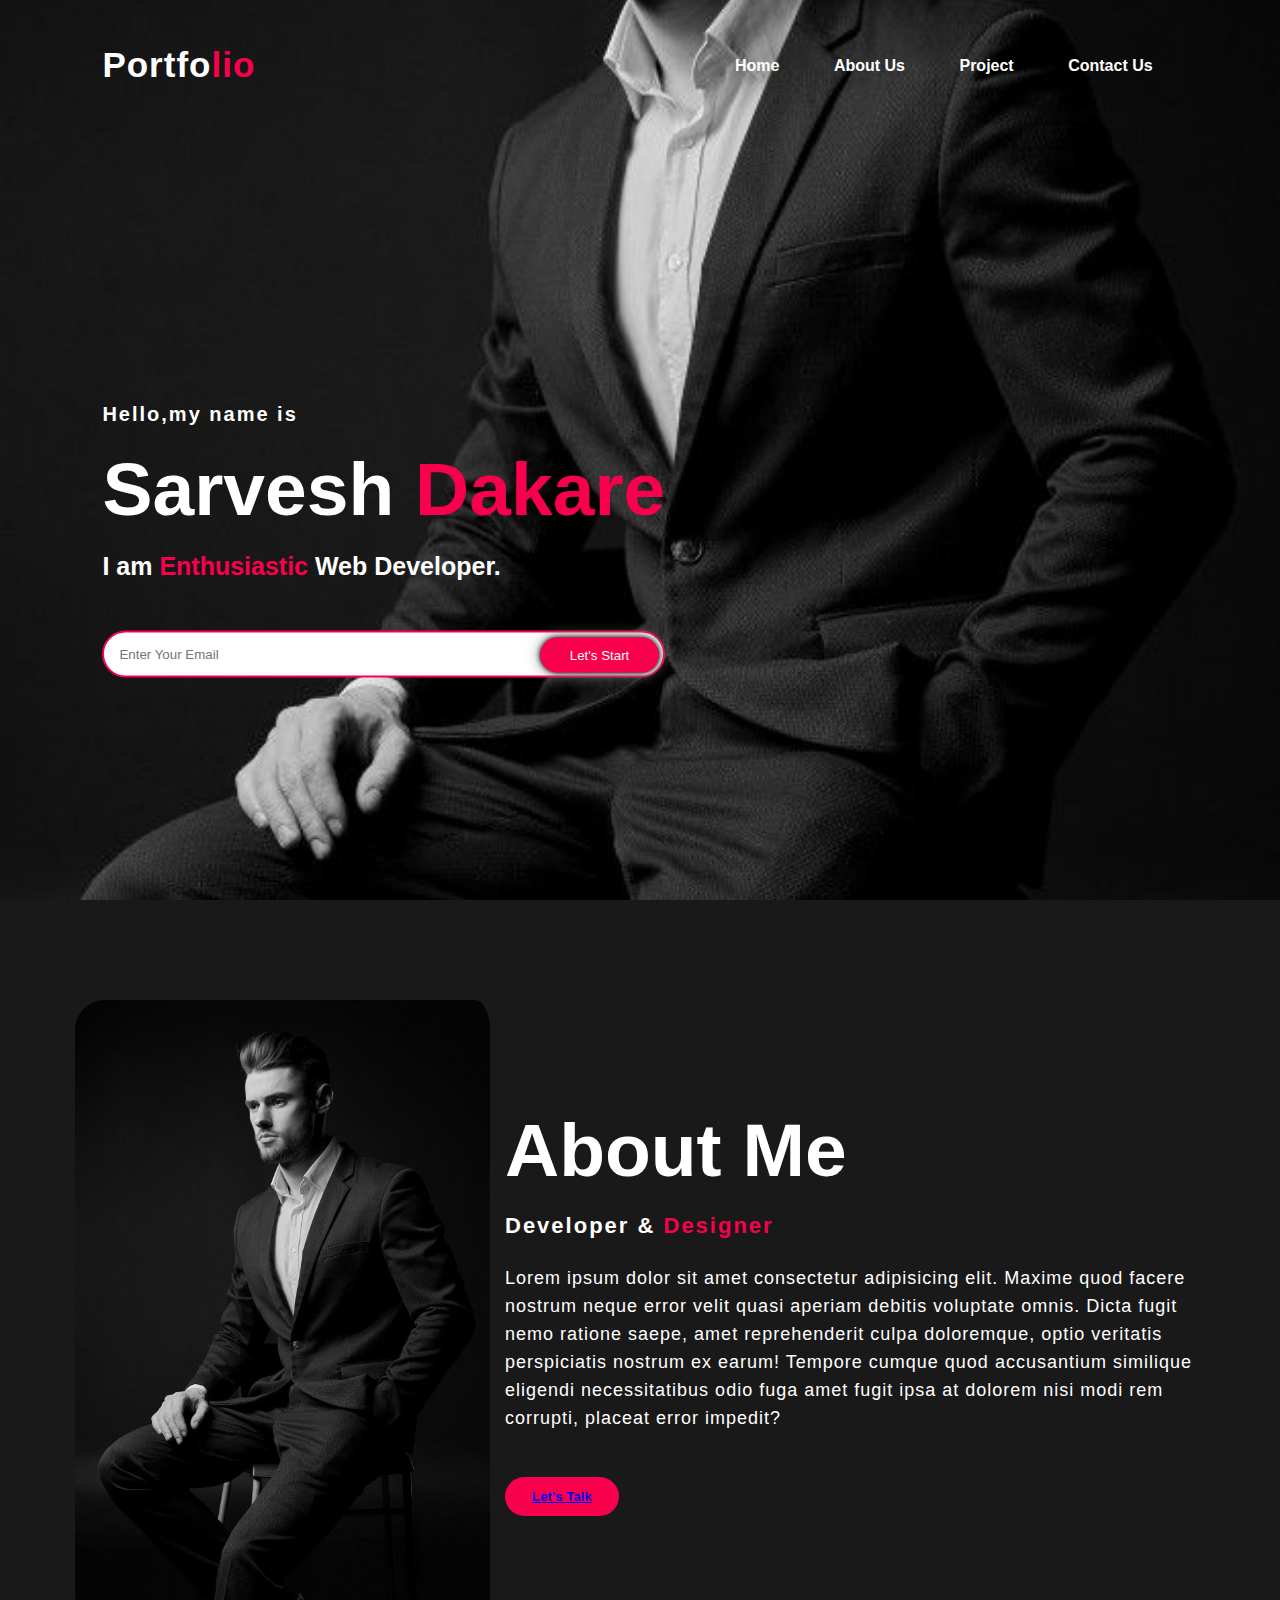
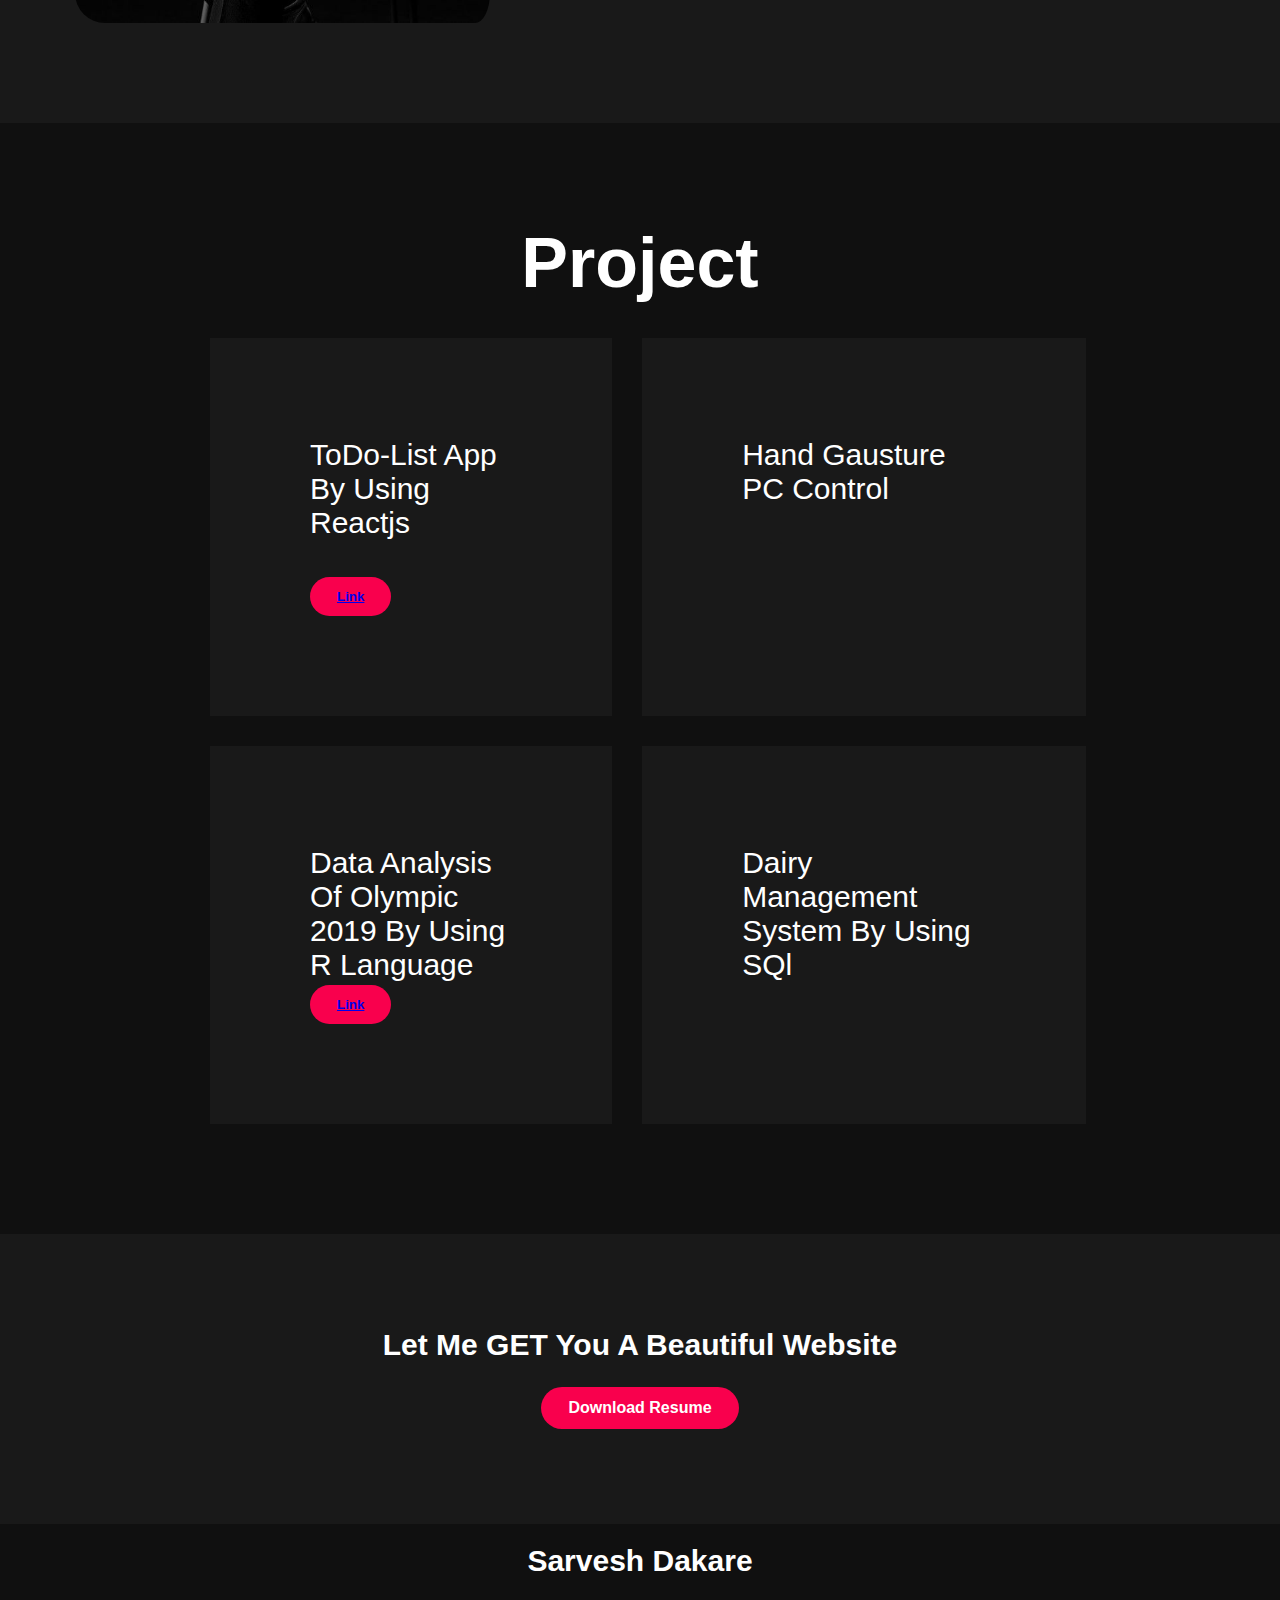
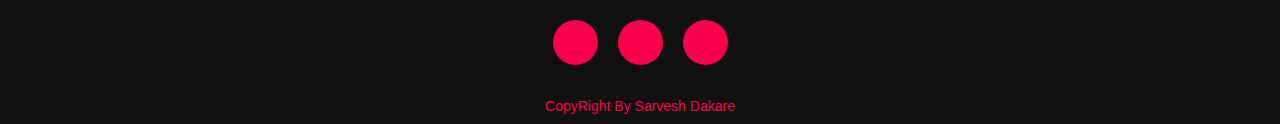
<file: index.html>
<!DOCTYPE html>
<html lang="en">

<head>
    <meta charset="UTF-8">
    <meta http-equiv="X-UA-Compatible" content="IE=edge">
    <meta name="viewport" content="width=device-width, initial-scale=1.0">
    <title>MY_Portfolio</title>
    <link rel="stylesheet" href="style.css">

    <link rel="stylesheet" href="https://cdnjs.cloudflare.com/ajax/libs/font-awesome/6.2.0/css/all.min.css"
        integrity="sha512-xh6O/CkQoPOWDdYTDqeRdPCVd1SpvCA9XXcUnZS2FmJNp1coAFzvtCN9BmamE+4aHK8yyUHUSCcJHgXloTyT2A=="
        crossorigin="anonymous" referrerpolicy="no-referrer" />

    <script src="https://cdn.jsdelivr.net/npm/@popperjs/core@2.11.6/dist/umd/popper.min.js"
        integrity="sha384-oBqDVmMz9ATKxIep9tiCxS/Z9fNfEXiDAYTujMAeBAsjFuCZSmKbSSUnQlmh/jp3"
        crossorigin="anonymous"></script>
    <script src="https://cdn.jsdelivr.net/npm/bootstrap@5.2.2/dist/js/bootstrap.min.js"
        integrity="sha384-IDwe1+LCz02ROU9k972gdyvl+AESN10+x7tBKgc9I5HFtuNz0wWnPclzo6p9vxnk"
        crossorigin="anonymous"></script>
</head>

<body>

    <div class="hero" id="home">
        <nav>
            <h2 class="logo">Portfo<span>lio</span></h2>
            <ul>
                <li class="link"><a href="#home">Home</a></li>
                <li class="link"><a href="#aboutus">About Us</a></li>
                <li class="link"><a href="#myproject">Project</a></li>
                <li class="link"><a href="#contactme">Contact Us</a></li>
            </ul>
            <label id="icon">
                <i class="fas fa-bars"></i>
            </label>
            <!-- <a href="#" class="btn">Download Resume</a> -->
        </nav>
    </div>
    <div class="content">
        <h4>Hello,my name is</h4>
        <h1>Sarvesh <span>Dakare</span></h1>
        <h3>I am <span>Enthusiastic</span> Web Developer.</h3>
        <div class="newslatter">
            <form>
                <input type="email" name="email" id="mail" placeholder="Enter Your Email">
                <input type="submit" name="submit" value="Let's Start">
            </form>
        </div>
    </div>
    <section class="about" id="aboutus">
        <div class="main">
            <img src="./images/men.jpg" alt="" srcset="">
            <div class="about-text">
                <h2>About Me</h2>
                <h5>Developer & <span>Designer</span> </h5>
                <p>Lorem ipsum dolor sit amet consectetur adipisicing elit. Maxime quod
                    facere nostrum neque error velit quasi aperiam debitis voluptate omnis.
                    Dicta fugit nemo ratione saepe, amet reprehenderit culpa doloremque,
                    optio veritatis perspiciatis nostrum ex earum! Tempore cumque quod
                    accusantium similique eligendi necessitatibus odio fuga amet
                    fugit ipsa at dolorem nisi modi rem corrupti, placeat error impedit?</p>
                <button class="btn1"><a href="form.html">Let's Talk</a> </button>
            </div>

        </div>


        

    </section>
    <!-- project   -->
    <section class="project" id="myproject">
        <h2>Project</h2>
        <div class="grid-container">
            <div class="grid-item">
                ToDo-List App <br>
                By Using Reactjs <br> <br>
                             
            <button class="btn2"><a href="https://xnij9k.csb.app/" target="_blank" rel="noopener noreferrer">Link</a></button>   
            </div>
            <div class="grid-item">
Hand Gausture PC Control

            </div>
            <div class="grid-item">
                Data Analysis Of Olympic 2019 By Using R Language
                <button class="btn2"><a href="https://drive.google.com/drive/folders/1kim-38Eg_HzKHjWm9lY4S3lmKyDd1UTz?usp=sharing" target="_blank" rel="noopener noreferrer">Link</a></button>   
            </div>
            <div class="grid-item">
Dairy Management System By Using SQl

            </div>
        </div>

    </section>

    <!-- last footer -->

    <section id="contactme">






        <div class="contact-me">
            <p>Let Me GET You A Beautiful Website</p>
            <a class="button-two" href="https://drive.google.com/drive/folders/1cFQCe5bZFG0pHWB1qFNW1spq9wcqzkEy?usp=sharing" target="_blank" rel="noopener noreferrer">Download Resume</a>
        </div>





        <footer>
            <p>Sarvesh Dakare</p>

            <div class="social">
                <a href="https://www.linkedin.com/in/sarvesh-dakare-52a353225/" target="_blank" rel="noopener noreferrer"><i class="fa-brands fa-linkedin"></i></a>
                <a href="https://www.instagram.com/sarveshdakare/" target="_blank" rel="noopener noreferrer"><i class="fa-brands fa-instagram"></i></a>
                <a href="https://www.facebook.com/sarvesh.dakare/" target="_blank" rel="noopener noreferrer"><i class="fa-brands fa-facebook"></i></a>
            </div>
            <p class="end">CopyRight By Sarvesh Dakare</p>
        </footer>



    </section>


</body>

</html>
</file>
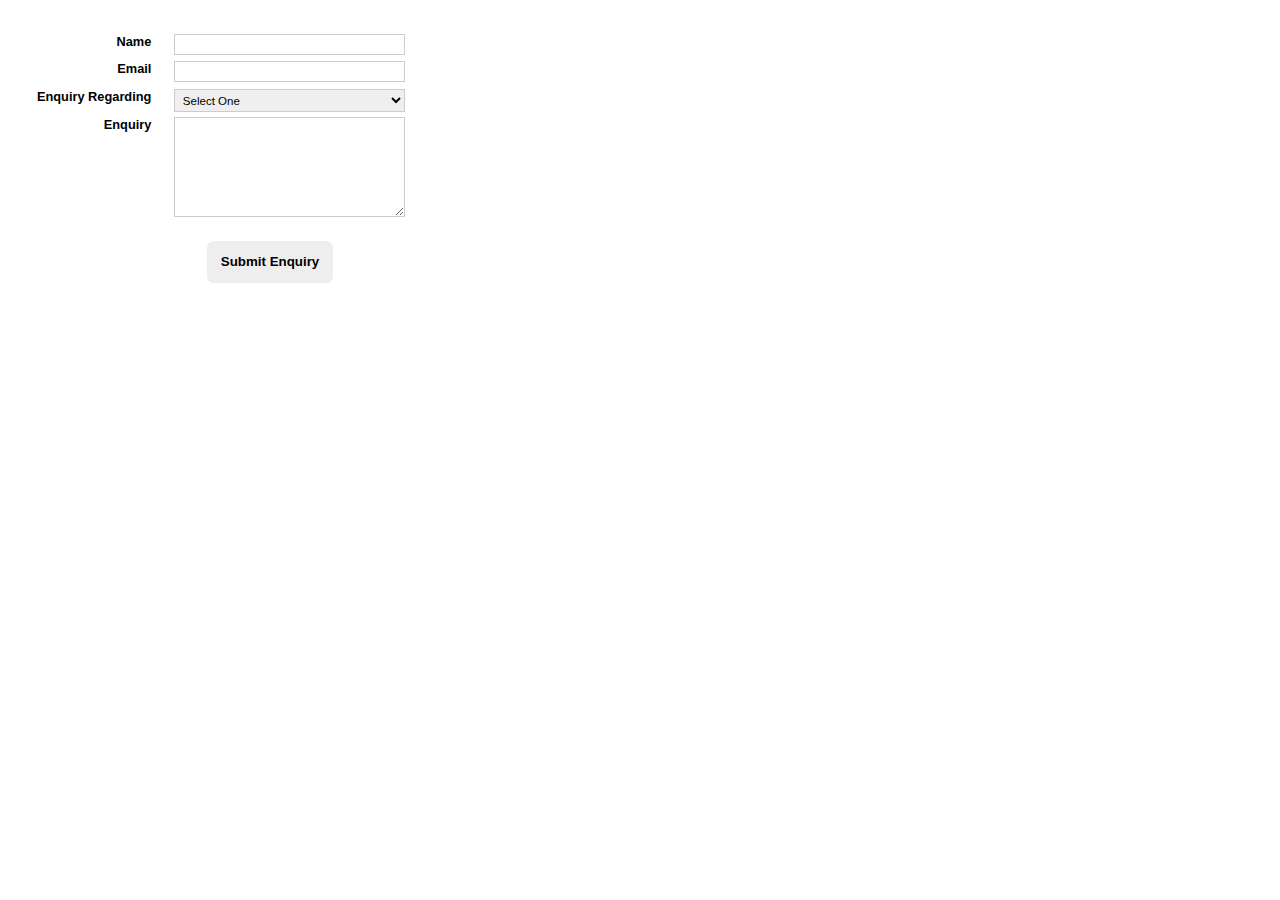
<file: form.html>
<!DOCTYPE html>
<html lang="en">
<head>
<meta charset="utf-8">
<meta name="viewport" content="width=device-width, initial-scale=1">
<meta http-equiv="x-ua-compatible" content="ie=edge">
<title>My Example</title>

<!-- CSS -->
<style>
.myForm {
font-family: "Lucida Sans Unicode", "Lucida Grande", sans-serif;
font-size: 0.8em;
width: 30em;
padding: 1em;
}

.myForm * {
box-sizing: border-box;
}

.myForm label {
padding: 0;
font-weight: bold;
text-align: right;
display: block;
}

.myForm input,
.myForm select,
.myForm textarea {
margin-left: 2em;
float: right;
width: 20em;
border: 1px solid #ccc;
font-family: "Lucida Sans Unicode", "Lucida Grande", sans-serif;
font-size: 0.9em;
padding: 0.3em;
}

.myForm textarea {
height: 100px;
}

.myForm button {
padding: 1em;
border-radius: 0.5em;
background: #eee;
border: none;
font-weight: bold;
margin-left: 14em;
margin-top: 1.8em;
}

.myForm button:hover {
background: #ccc;
cursor: pointer;
}
</style>

</head>
<body>

<form class="myForm" method="get" enctype="application/x-www-form-urlencoded" action="/html/codes/html_form_handler.cfm">

<p>
<label>Name 
<input type="text" name="customer_name" required>
</label> 
</p>

<p>
<label>Email 
<input type="email" name="email_address">
</label>
</p>
	
<p>
<label>Enquiry Regarding 
<select id="pickup_place" name="pickup_place">
<option value="" selected="selected">Select One</option>
<option value="website" >Our Website</option>
<option value="membership" >Personal</option>

</select>
</label> 
</p>

<p>
<label>Enquiry 
<textarea name="comments" maxlength="500"></textarea>
</label>
</p>

<p><button>Submit Enquiry</button></p>

</form>

</body>
</html>
</file>
<file: style.css>
*{
    padding: 0px;
    margin: 0;
    font-family: 'josefin Sans', sans-serif;
    box-sizing: border-box;
}
html{
    scroll-behavior: smooth;
}
.hero{
height: 100vh;
width: 100%;
background-image: url(./images/men.jpg);
background-size: cover;
background-position: center;
}
nav{
    display: flex;
    align-items:flex-end;
    justify-content: space-between;
padding-top: 45px;
padding-left: 8%;
padding-right: 8%;
flex-wrap: wrap;
}
.logo{
    color: white;
    font-size: 35px;
     letter-spacing: 1px;
    cursor: pointer;
}
span{
    color: #f9004d;
}
nav ul li{
    list-style: none;
    display: inline-block;
    margin: 10px 25px;
}
nav ul li a{
    color: white;
    text-decoration: none;
    font-weight: bold;
    text-transform: capitalize;
}
nav #icon{
    color: white;
    font-size: 30px;
    line-height: 80px;
 cursor: pointer; 
 display: none;  
}


.link a:hover{
    cursor: pointer;
color: #f9004d;
transition: .4s;
}
.btn{
    background-color: #f9004d;
    color: white;
    text-decoration: none;
    border: 2px solid transparent ;
    font-weight: bold;
    padding: 10px 25px;
    border-radius: 30px;
    transition: transform .4s;
}
.btn:hover{
    transform: scale(1.2);
}
.content{
    position: absolute;
    top: 60%;
    left: 8%;
    transform: translateY(-50%);
}
h1{
    color: white;
    margin: 20px 0px 20px;
    font-size: 75px;
}
h3{
    color: white;
    font-size: 25px;
    margin-bottom: 50px;
}
h4{
    color: white;
    font-size: 20px;
    letter-spacing: 2px;
}
.newslatter form input:first-child{
    display: inline-block;
    width: 100%;
    padding: 14px 130px 14px 15px;
    border: 2px solid #f9004d;
    outline: none;
    border-radius: 30px;
}
.newslatter form input:last-child{
    position: absolute;
    display: inline-block;
    outline: none;
    border: none;
    padding: 10px 30px;
    border-radius: 30px;
    background-color: #f9004d;
    color: white;
    box-shadow: 0px 0px 5px #000,0px 0px 15px #858585;
    top: 235px;
    right: 6px;
}
.h1 span{
    color: #f9004d;
}
h3 span{
    color: #f9004d;
}


.about{
   
    width: 100%;
    /* height: 850px; */
    padding: 100px 0;
    background-color: #191919;
}
.about img{
height: auto;
width: 430px;
padding-right: 15px;
border-radius: 30px;
}
.main{
    width: 1130px;
    max-width: 95%;
    margin: 0 auto;
    display: flex;
    align-items: center;
    justify-content: space-around;
}
.about-text h2{
    color: white;
    font-size: 75px;
    text-transform: capitalize;
    margin-bottom: 20px;
}
.about-text h5{
    color: white;
    letter-spacing: 2px;
    font-size: 22px;
    margin-bottom: 25px;
    text-transform: capitalize;
}
.about-text p{
    color: white;
    letter-spacing: 1px;
    line-height: 28px;
    font-size: 18px;
    margin-bottom: 45px;
}
.btn1{
    background-color: #f9004d;
    color: white;
    text-decoration: none;
    border: 2px solid transparent ;
    font-weight: bold;
    padding: 10px 25px;
    border-radius: 30px;
    transition: transform .4s;
}
.btn1:hover{
   cursor: pointer;
   background-color: transparent;
   border: 2px solid;
   color: #f9004d;
}
.project{
    width: 100%;
    /* height: 850px; */
    padding: 100px 0;
    background-color: #101010;
    
}
.project h2{
    color: white;
    text-align: center;
    padding-bottom:25px;
    font-size: 70px;
    /* color: #f9004d; */
}
.grid-container {
    margin-left: 200px;
    display: grid;
    grid-template-columns: auto auto;
    /* background-color:  #9d9c9c13; */
    width: 70%;
    padding: 10px;
    grid-column-gap: 30px;
grid-row-gap: 30px;
  }
  .grid-item {
    background-color: #191919;
    /* border: 1px solid rgba(0, 0, 0, 0.8); */
    padding: 100px;
    font-size: 30px;
   
    
  }

  
  .contact-me{
   width: 100%;
   height: 290px;
   background: #191919;
   display: flex;
   align-items: center; 
   flex-direction: column;
   justify-content: center;
  }
  .contact-me p{
    color: white;
    font-size: 30px;
    font-weight: bold;
    margin-bottom: 25px;
  }
  .contact-me .button-two{
    background-color: #f9004d;
    color: white;
    text-decoration: none;
    border: 2px solid transparent ;
    font-weight: bold;
    padding: 10px 25px;
    border-radius: 30px;
    transition: transform .4s;
  }
  .contact-me .button-two:hover{
    cursor: pointer;
   background-color: transparent;
   border: 2px solid;
   color: #f9004d;
  }
  footer{
    position: relative;
    width: 100%;
    height: 200px;
    background-color: #101010;
    display: flex;
    flex-direction: column;
    align-items: center;
  }
  footer p:nth-child(1){
    margin-top: 20px;
font-size: 30px;
color: white;
margin-bottom: 20px;
font-weight: bold;
   }
   footer p:nth-child(2){
    font-size: 17px;
    color: white;
   
width: 500px;
text-align: center;
line-height: 26px;  
}
.social{
    display: flex;
}
.social a{
    width: 45px;
    height: 45px;
    display: flex;
    align-items: center;
    justify-content: center;
    background-color: #f9004d;
    border-radius: 50%;
    margin: 22px 10px;
    text-decoration: none;
    font-size: 20px;
}
.social a:hover{
    transform: scale(1.3);
    transition: .3s;
}
.end{
    position: absolute;
    color: #f9004d;
    text-align: center;
    bottom: 10px;
    font-size: 14px;
}
.grid-item{
    color: white;
}

.btn2{
    background-color: #f9004d;
    color: white;
    text-decoration: none;
    border: 2px solid transparent ;
    font-weight: bold;
    padding: 10px 25px;
    border-radius: 30px;
    transition: transform .4s;
}
.btn2:hover{
   cursor: pointer;
   background-color: white;
   border: 2px solid black;
   color: #f9004d;
    
}

@media screen and (max-width:668px) {
    .hero{
     
        width:170%;
        
        
        }
        .btn1{
            margin-top:400px;
        }
        .about{
            width: 170%;
        }
   .project{
    width: 170%;
   }
   .contact-me{
    width: 170%;
   }
   footer{
    width: 170%;
   }
   .newslatter form input:last-child{
    top: 320px;
} 

    .grid-container {
        margin-left: 200px;
        display: grid;
        grid-template-columns: auto ;
        /* background-color:  #9d9c9c13; */
        width: 70%;
        padding: 10px;
        grid-column-gap: 30px;
    grid-row-gap: 30px;
      }

    }
@media screen and (max-width:440px) {
    .hero{
     
        width:200%;
        
        
        }
        nav ul li {
            display: flex;
            float: left;
            padding: 3px;
            
        }
        .about{
            width: 200%;
           
        }
        
        .btn1{
            margin: 0 auto;
        }
        .project{
            width: 200%;
          
        }
        .contact-me{
            width: 200%;
           }
           footer{
            width: 200%;
           }
           .newslatter form input:last-child{
            top: 350px;
        } 
   
}
@media  screen and (max-width:970px) {
    .grid-container {
        margin-left: 200px;
        display: grid;
        grid-template-columns: auto ;
        /* background-color:  #9d9c9c13; */
        width: 70%;
        padding: 10px;
        grid-column-gap: 30px;
    grid-row-gap: 30px;
      }
}
@media  screen and (max-width:375px) {
    nav ul li {
        display: flex;
        float: left;
        padding:1px;
        
    }
}
</file>
